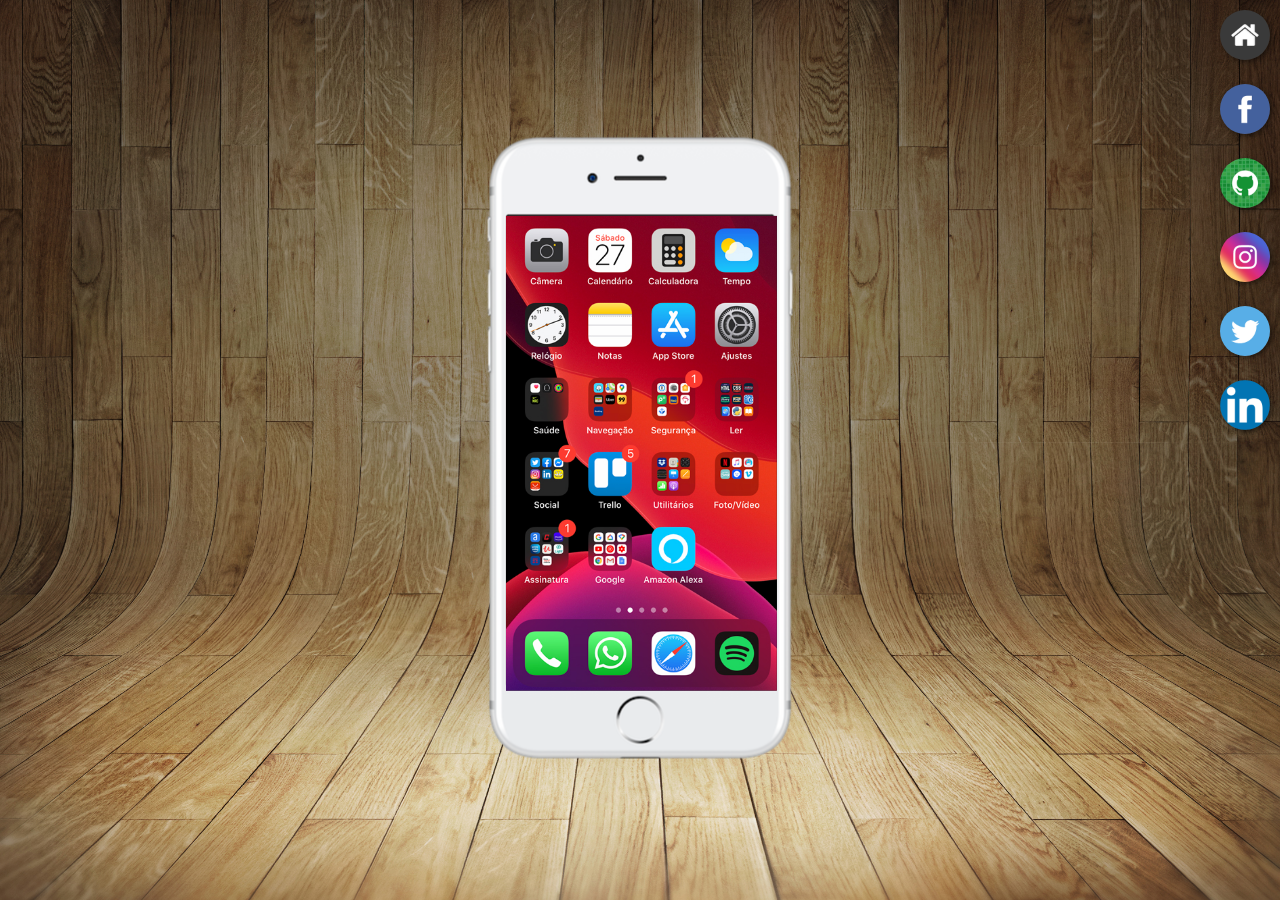
<file: index.html>
<!DOCTYPE html>
<html lang="pt-br">
<head>
    <meta charset="UTF-8">
    <meta name="viewport" content="width=device-width, initial-scale=1.0">
    <title>Redes sociais</title>
    <link rel="stylesheet" href="style.css">
    <link rel="shortcut icon" href="favicon/favicon.ico" type="image/x-icon">
</head>
<body>
    <main>
        <section class="telefone">
            <img src="images/frame-iphone.png" alt="celular">
            <iframe class="content" name="frame" src="homepage.html" frameborder="0"></iframe>
        </section>
        <section class="redes-sociais">
            <a href="homepage.html" target="frame"><img src="images/logo-home.jpg" alt="logo home"></a><br>
            <a href="facebook.html" target="frame"><img src="images/logo-facebook.jpg" alt="logo face"></a><br>
            <a href="github.html" target="frame"><img src="images/logo-github.jpg" alt="logo github"></a><br>
            <a href="insta.html" target="frame"><img src="images/logo-instagram.jpg" alt="logo insta"></a><br>
            <a href="twitter.html" target="frame"><img src="images/logo-twitter.jpg" alt="logo tt"></a><br>
            <a href="linkedin.html" target="frame"><img src="images/LinkedIn_logo_initials.png" alt="logo yt"></a><br>
        </section>
    </main>

    
</body>
</html>
</file>
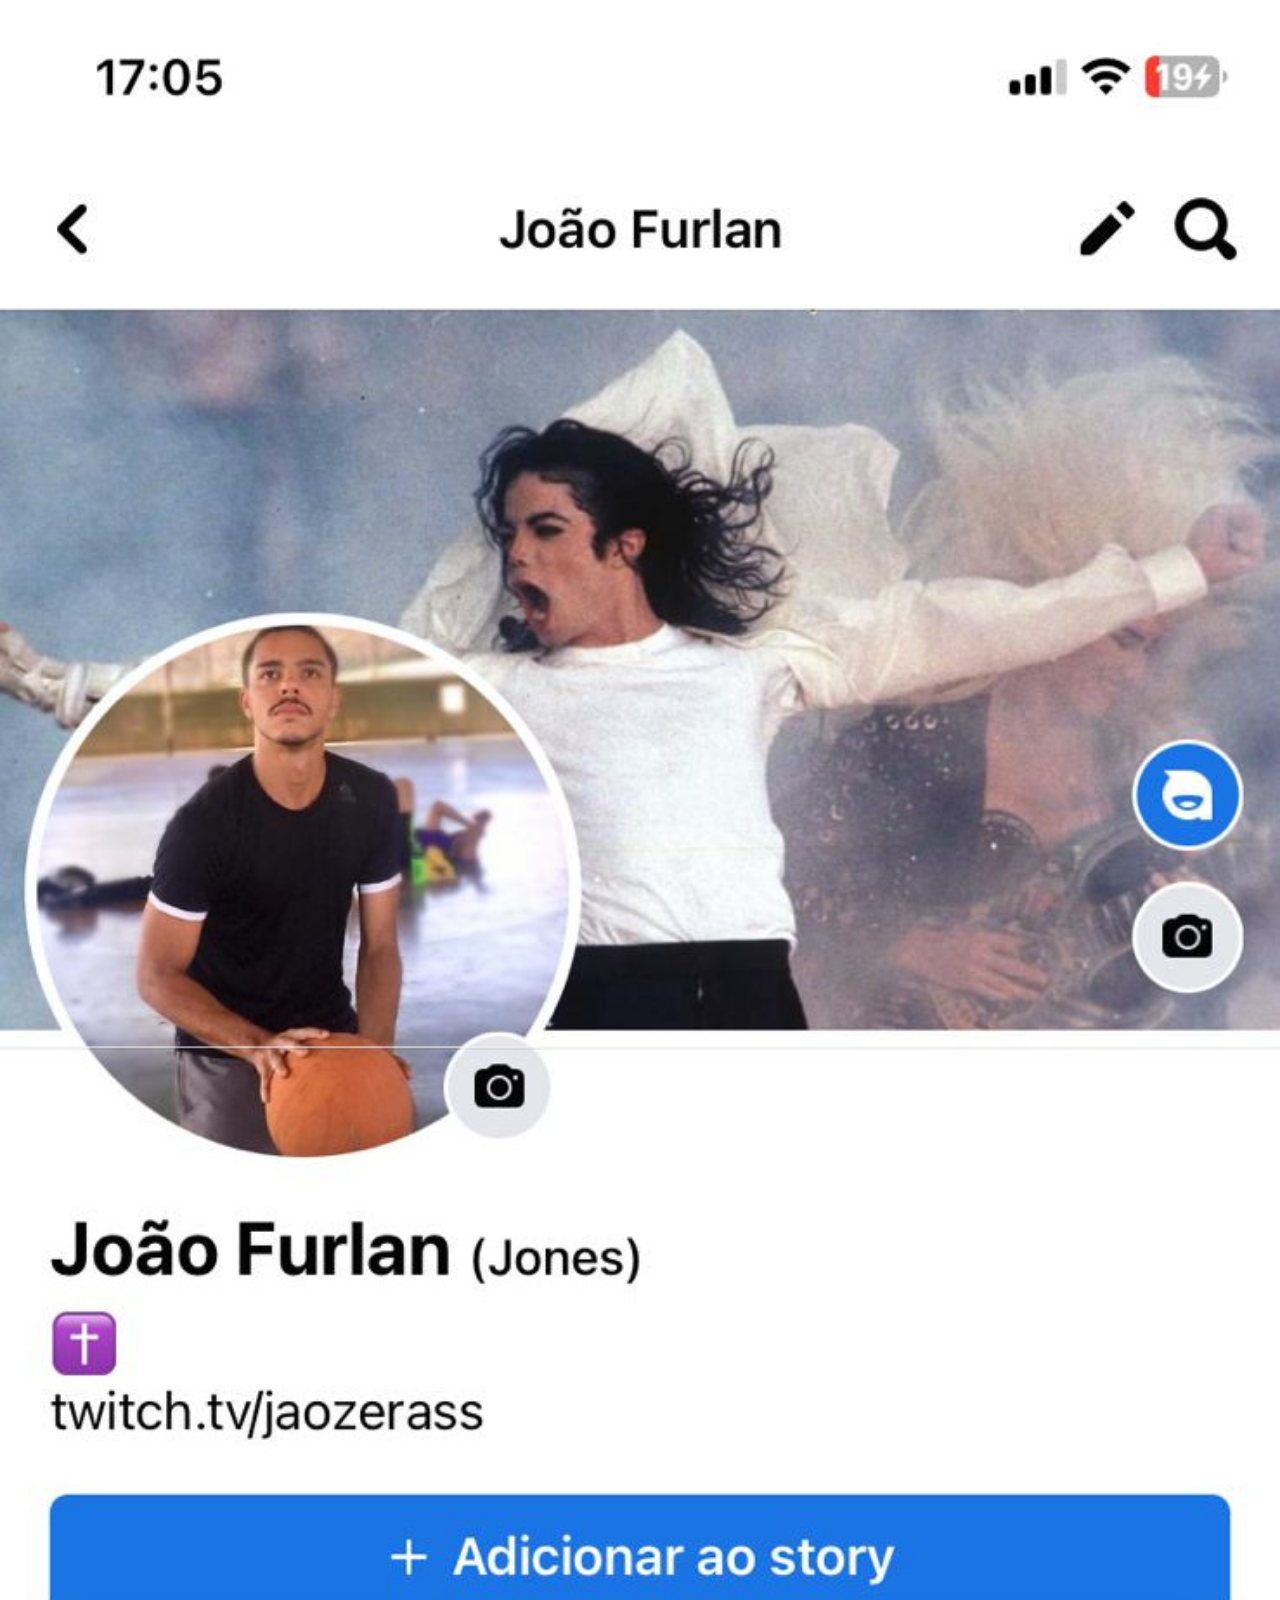
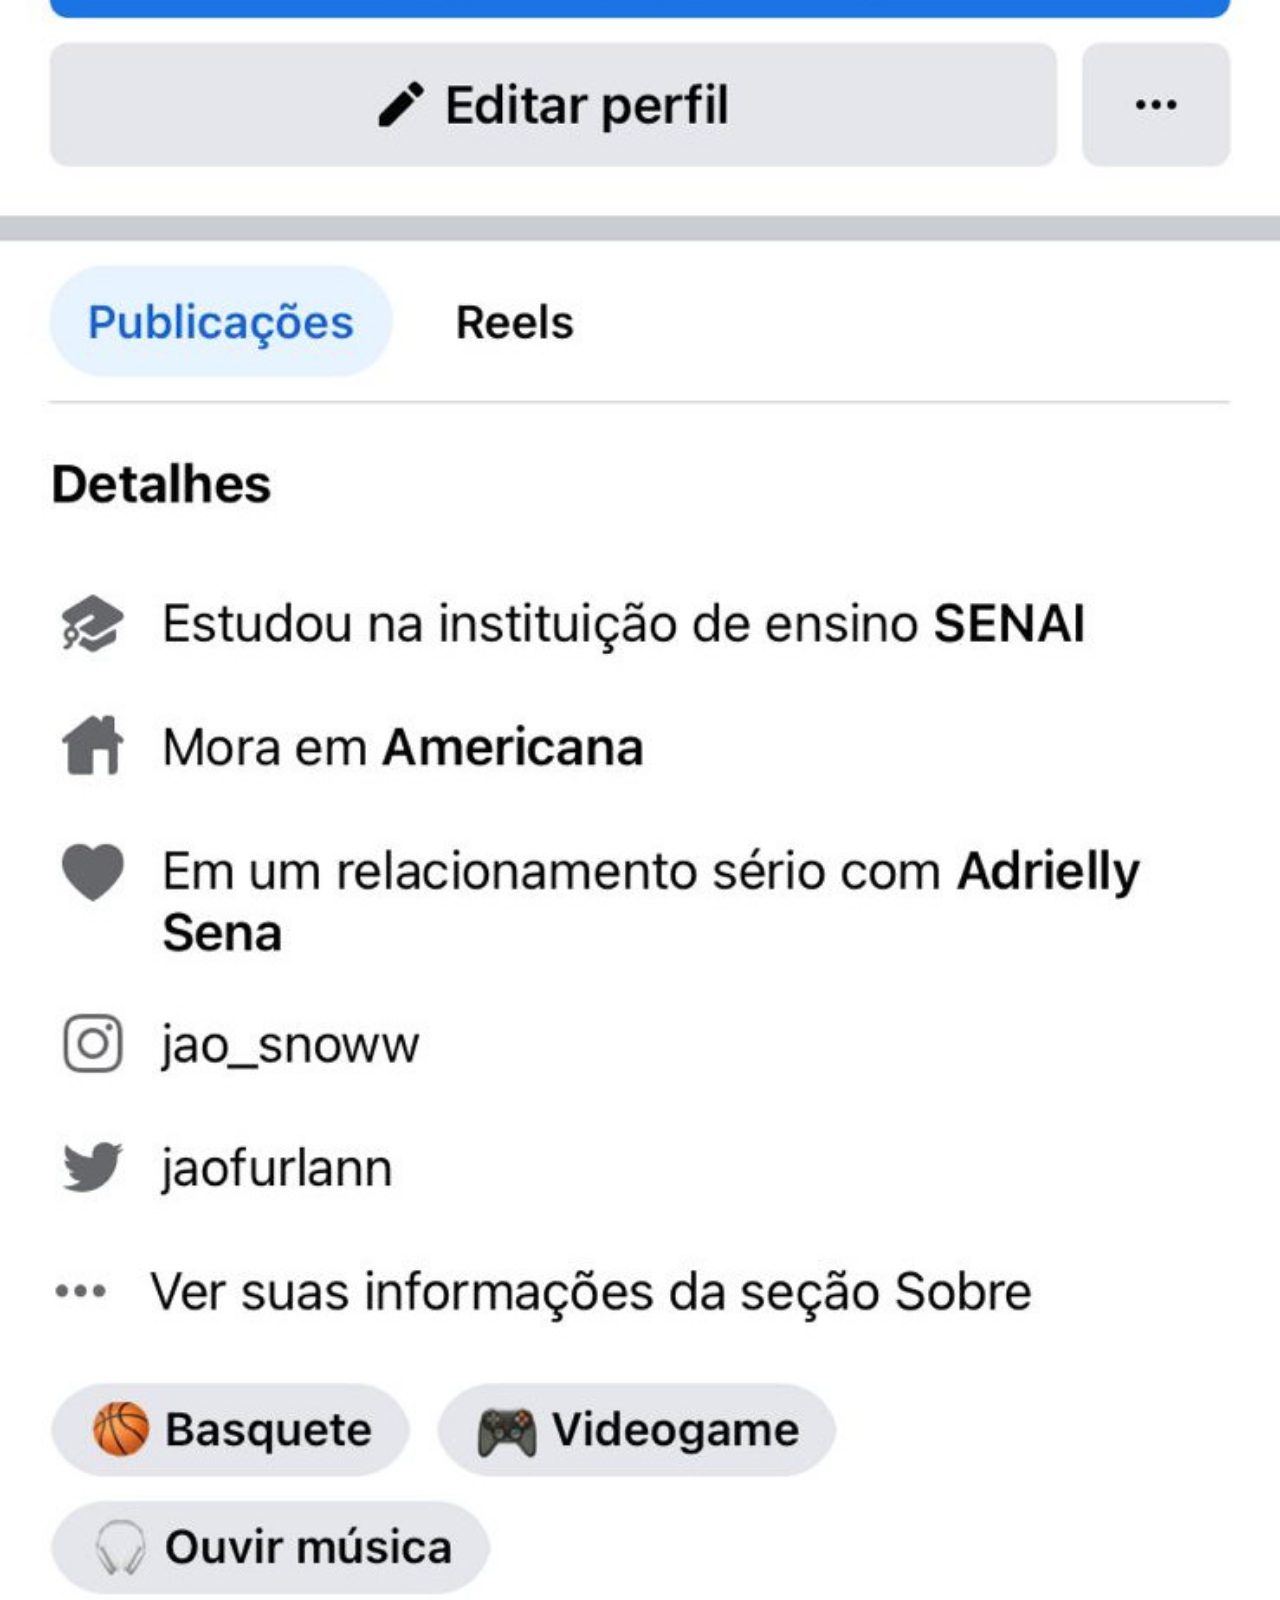
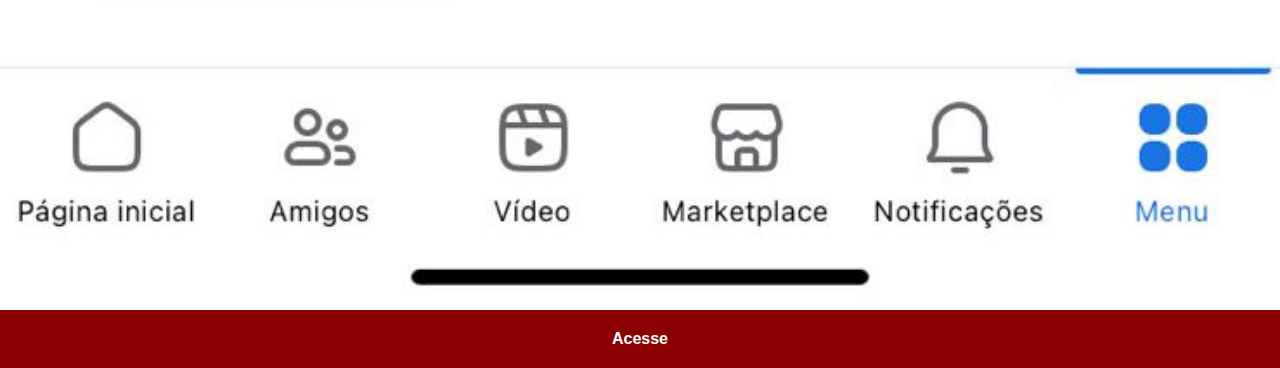
<file: facebook.html>
<!DOCTYPE html>
<html lang="pt-br">
<head>
    <meta charset="UTF-8">
    <meta name="viewport" content="width=device-width, initial-scale=1.0">
    <title>YouTube</title>
    <link rel="stylesheet" href="social.css">
    
</head>
<body>
    <img src="images/fb.jpg" alt="Face">
    <a href="https://www.facebook.com/joaopedrofurlan/" target="_blank">Acesse</a>
    
</body>
</html>
</file>
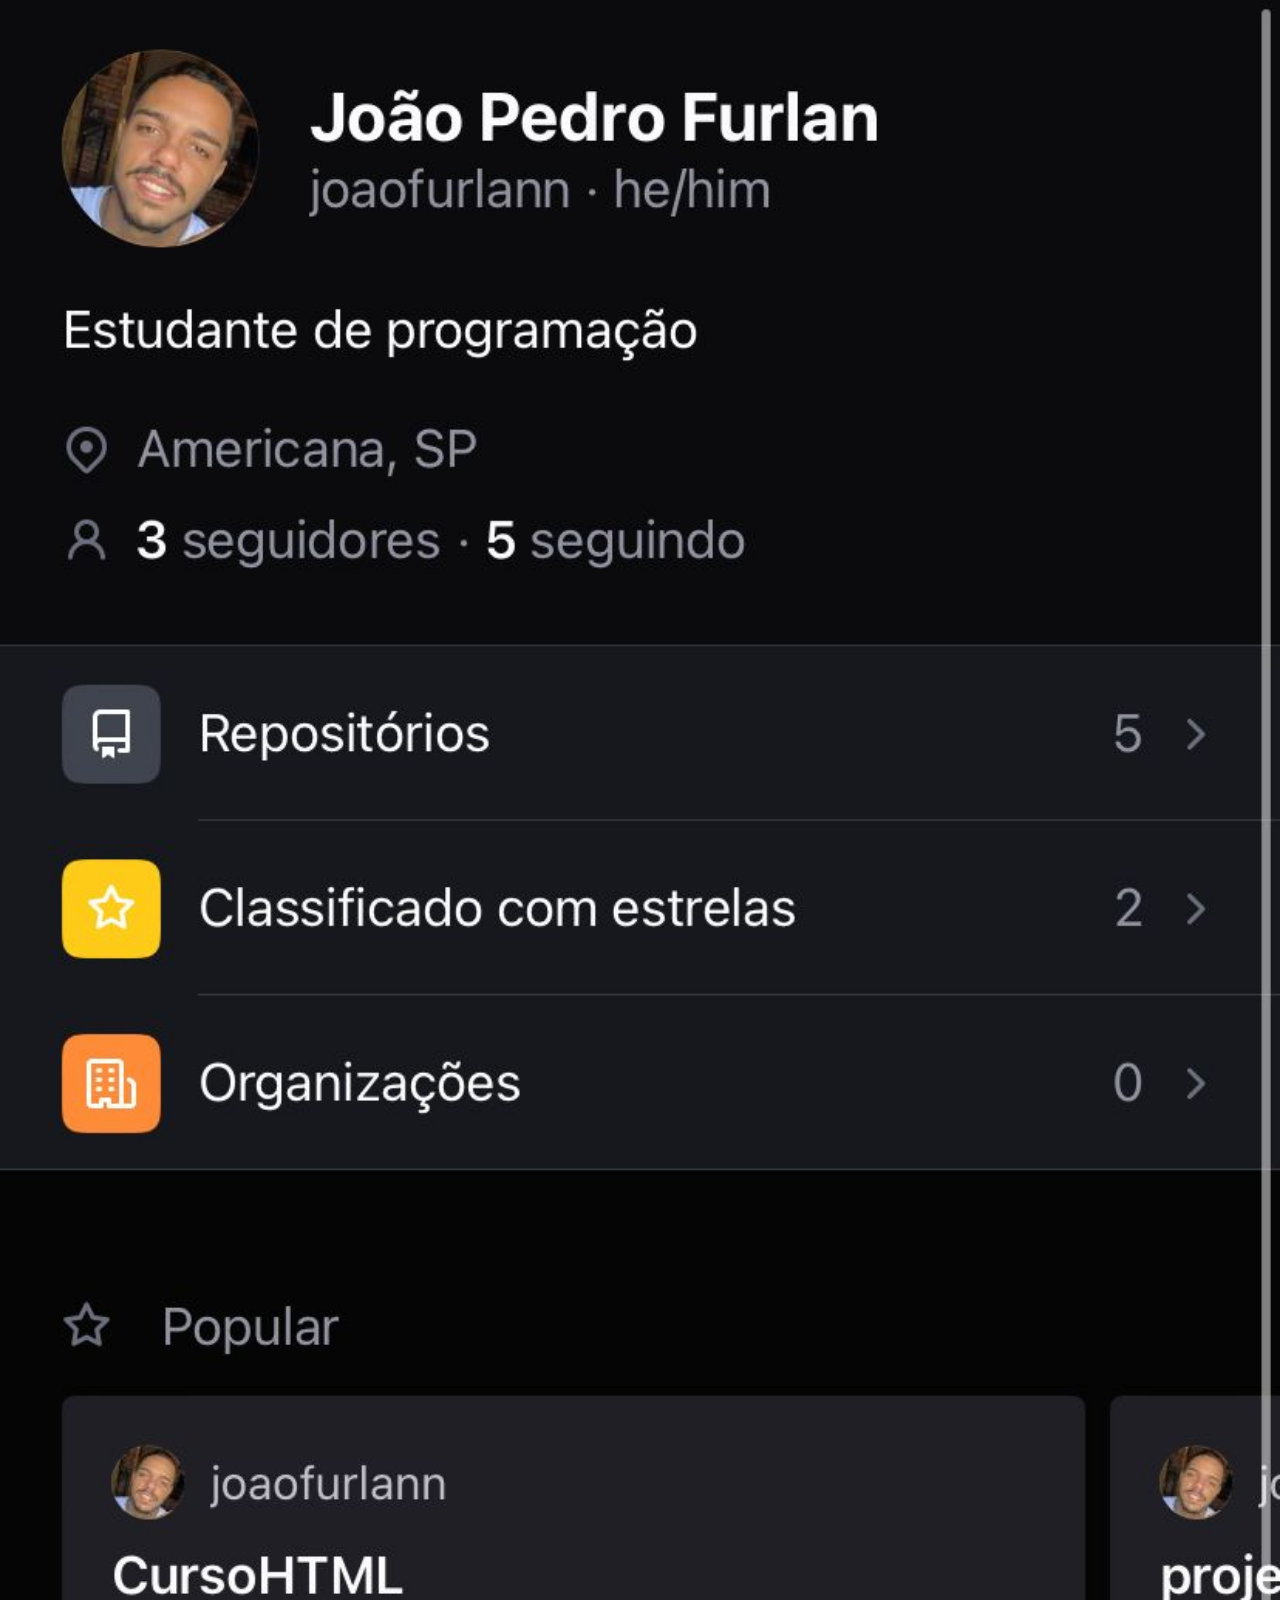
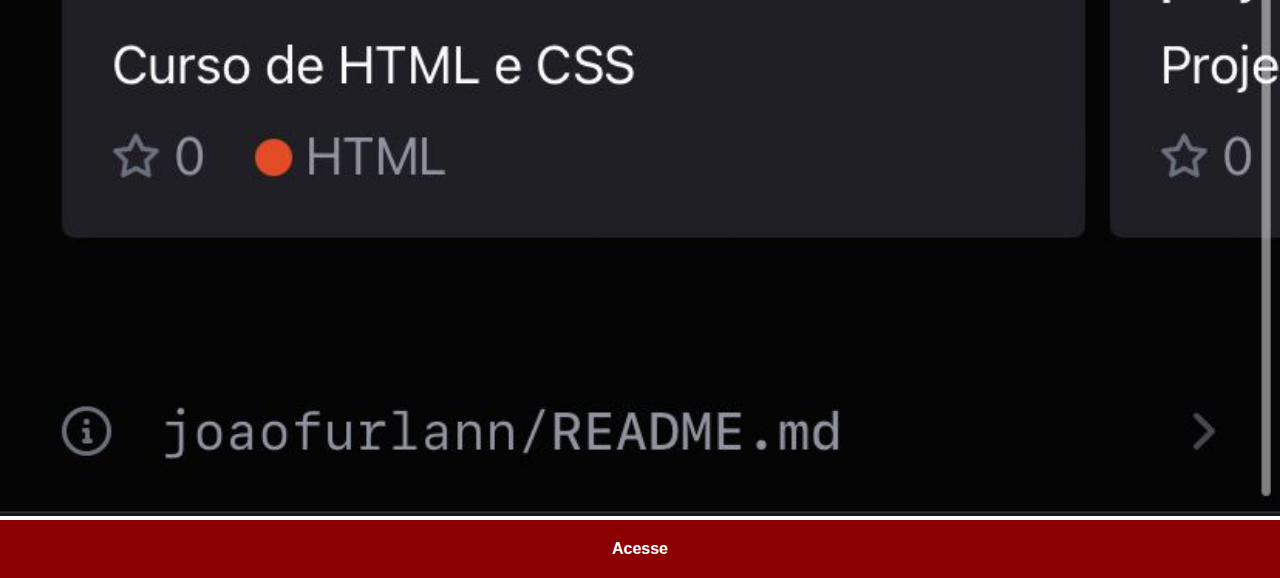
<file: github.html>
<!DOCTYPE html>
<html lang="pt-br">
<head>
    <meta charset="UTF-8">
    <meta name="viewport" content="width=device-width, initial-scale=1.0">
    <title>YouTube</title>
    <link rel="stylesheet" href="social.css">
    
</head>
<body>
    <img src="images/github.jpg" alt="github">
    <a href="https://github.com/joaofurlann" target="_blank">Acesse</a>
    
</body>
</html>
</file>
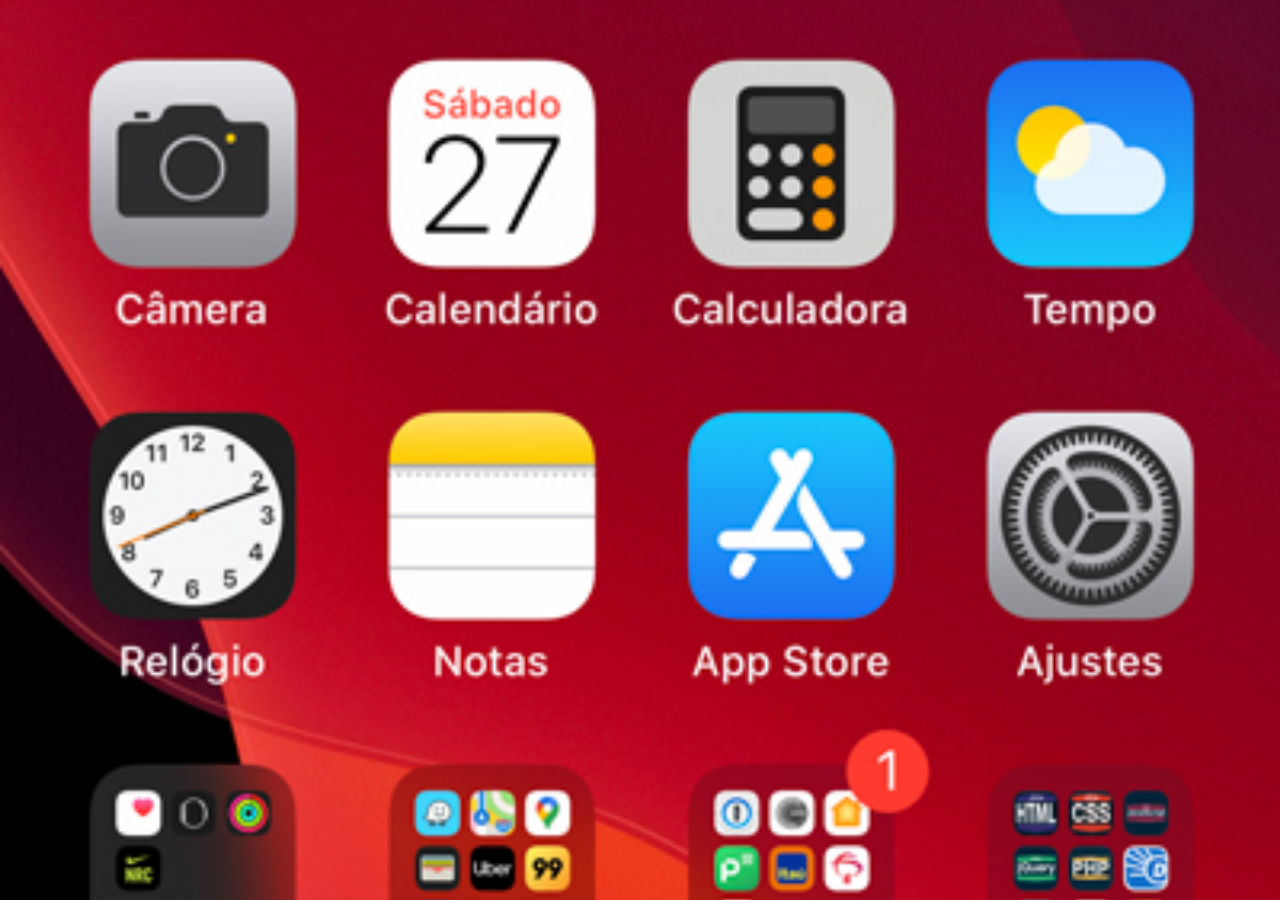
<file: homepage.html>
<!DOCTYPE html>
<html lang="pt-br">
<head>
    <meta charset="UTF-8">
    <meta name="viewport" content="width=device-width, initial-scale=1.0">
    <title>Homepage</title>
    
</head>
<style>
    *{
        margin: 0;
        padding: 0;
    }
    body{
        width: 100vw;
        height: 100vh;
        background: black url(images/tela-home.jpg) no-repeat top center; 
        background-size: cover;
    }
</style>
<body>
    
</body>
</html>
</file>
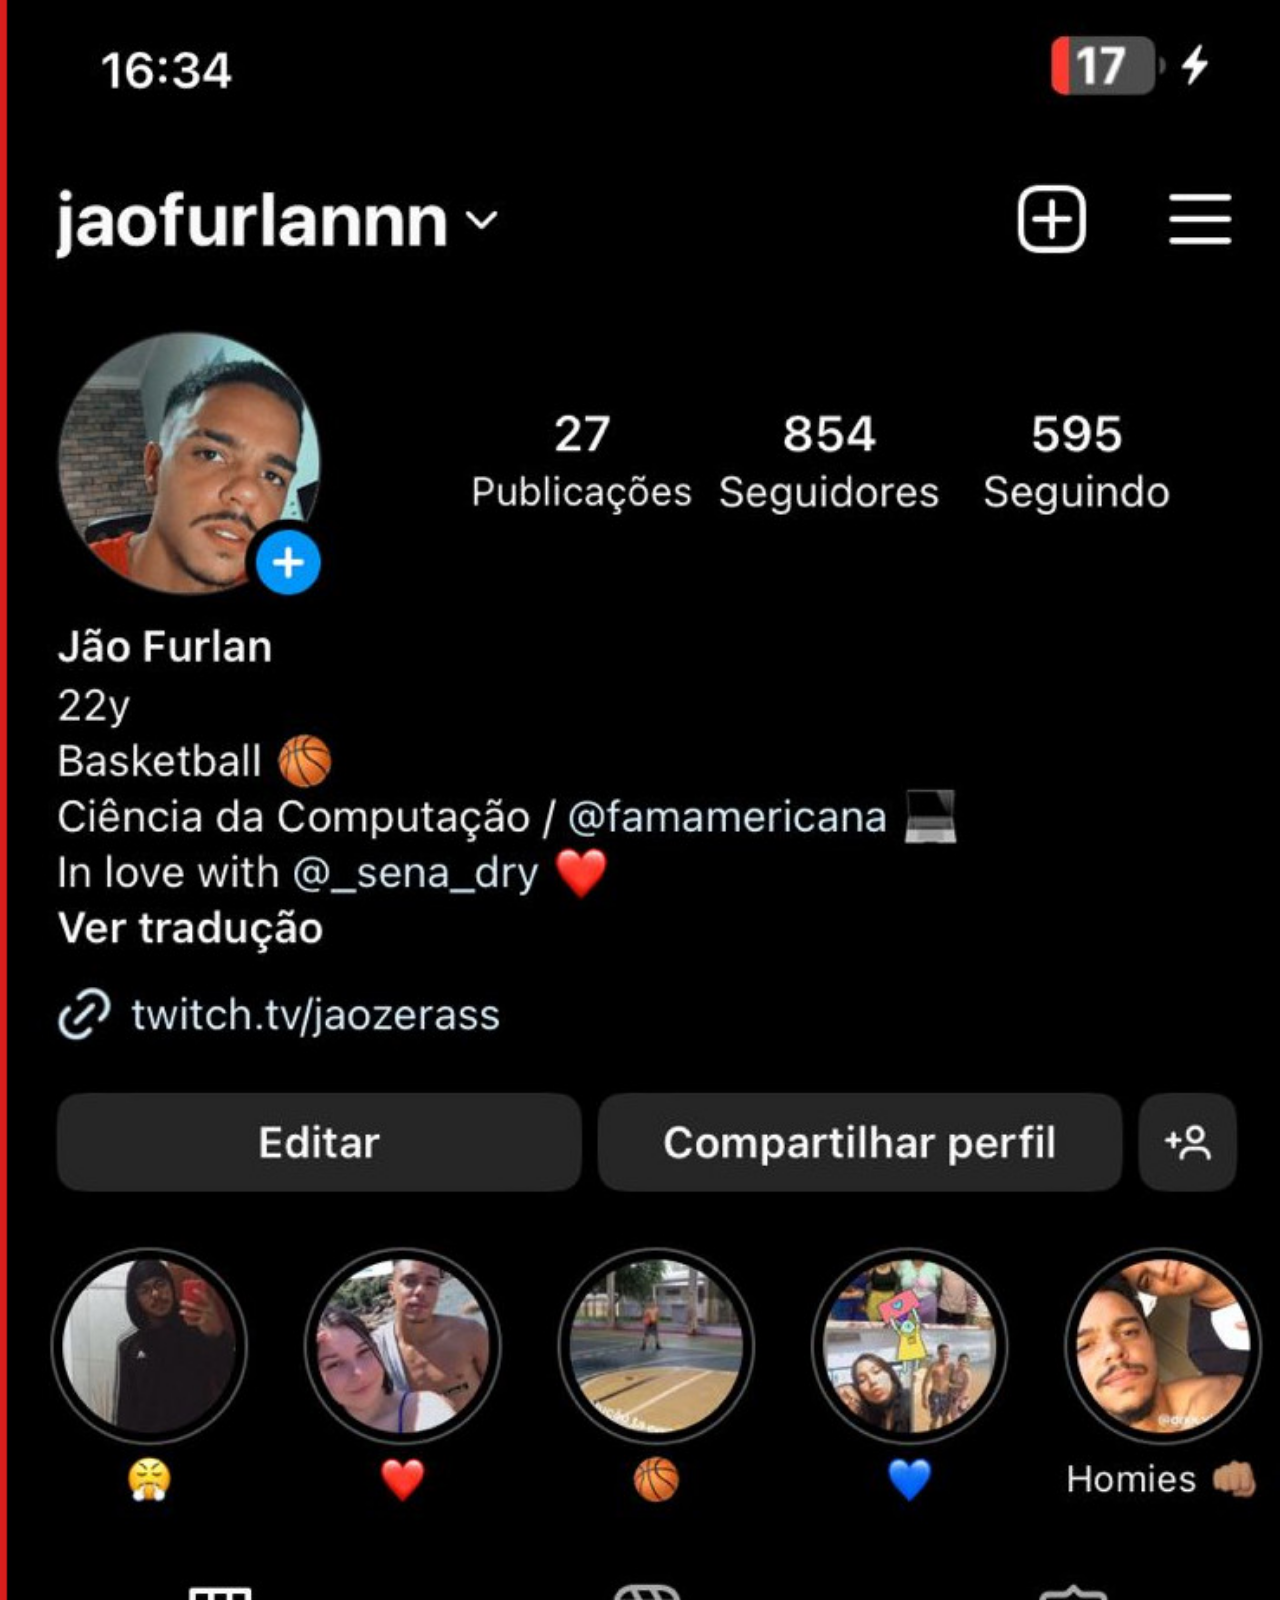
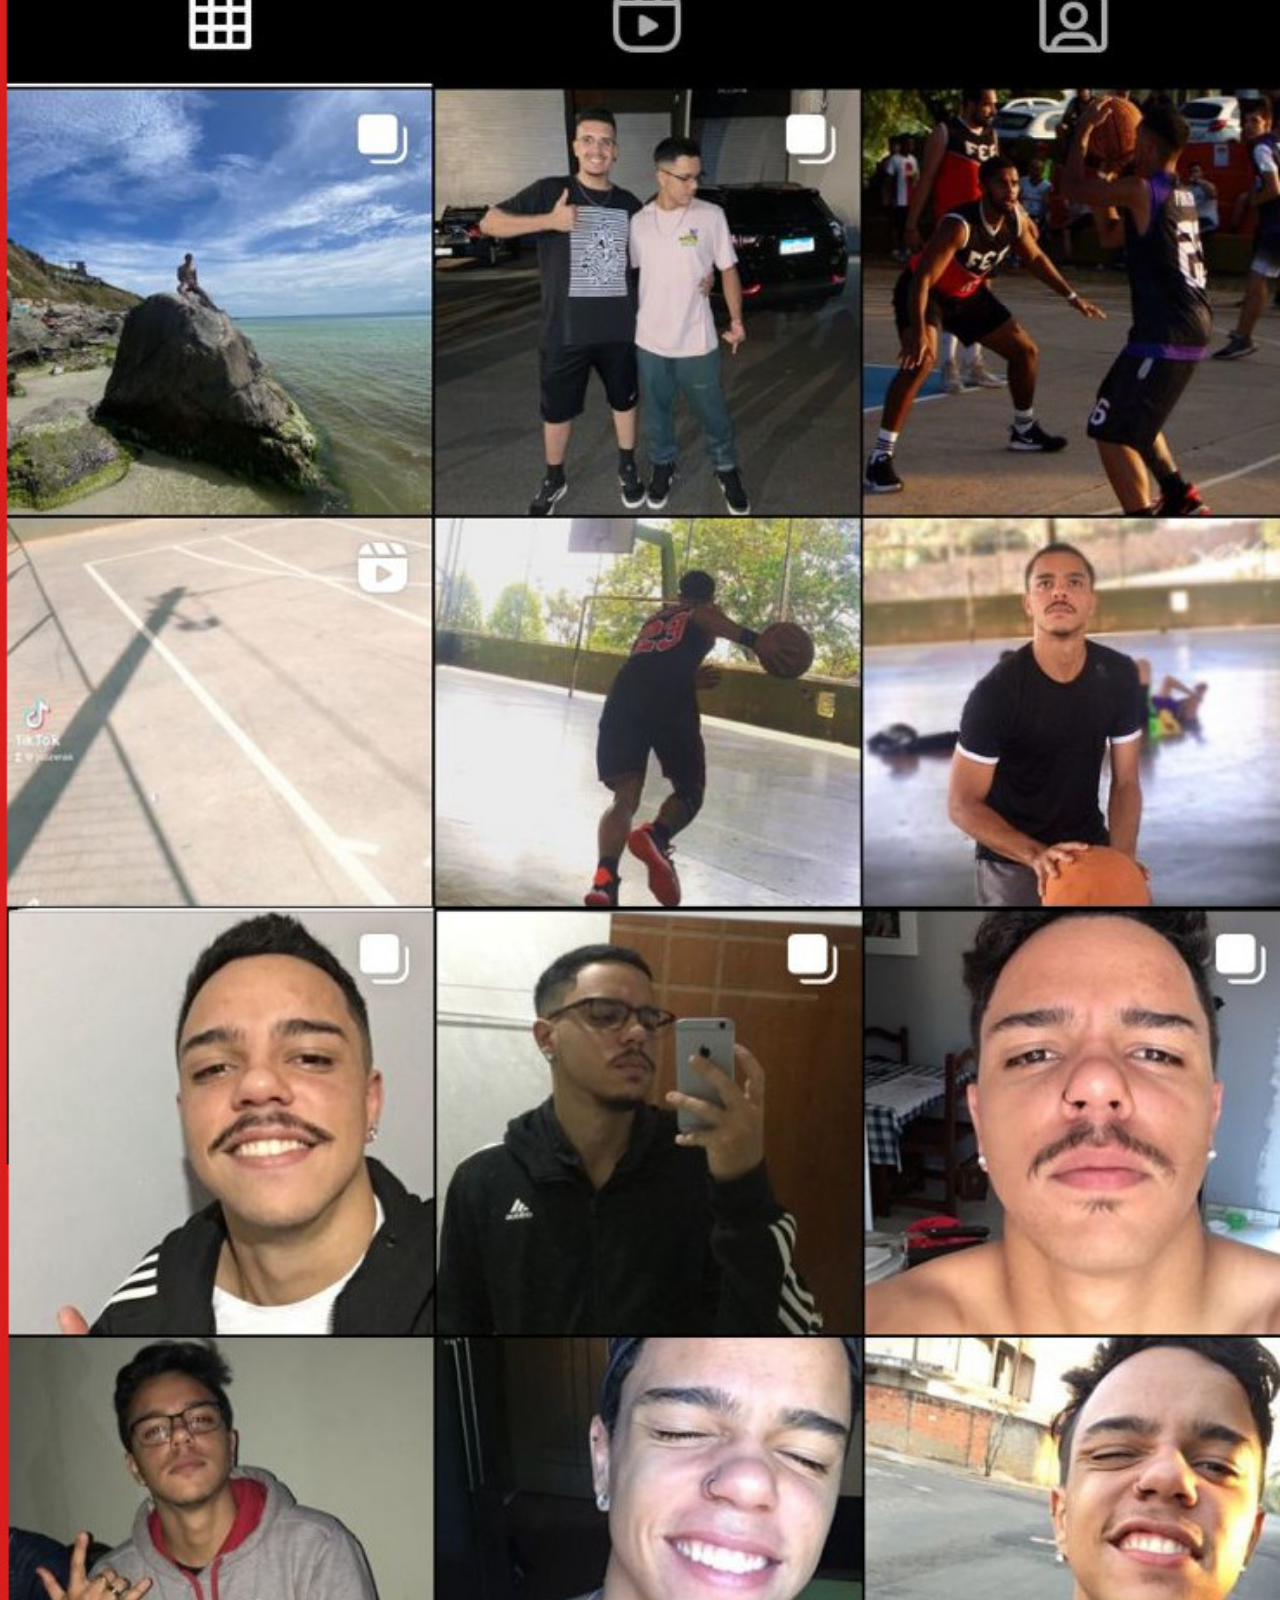
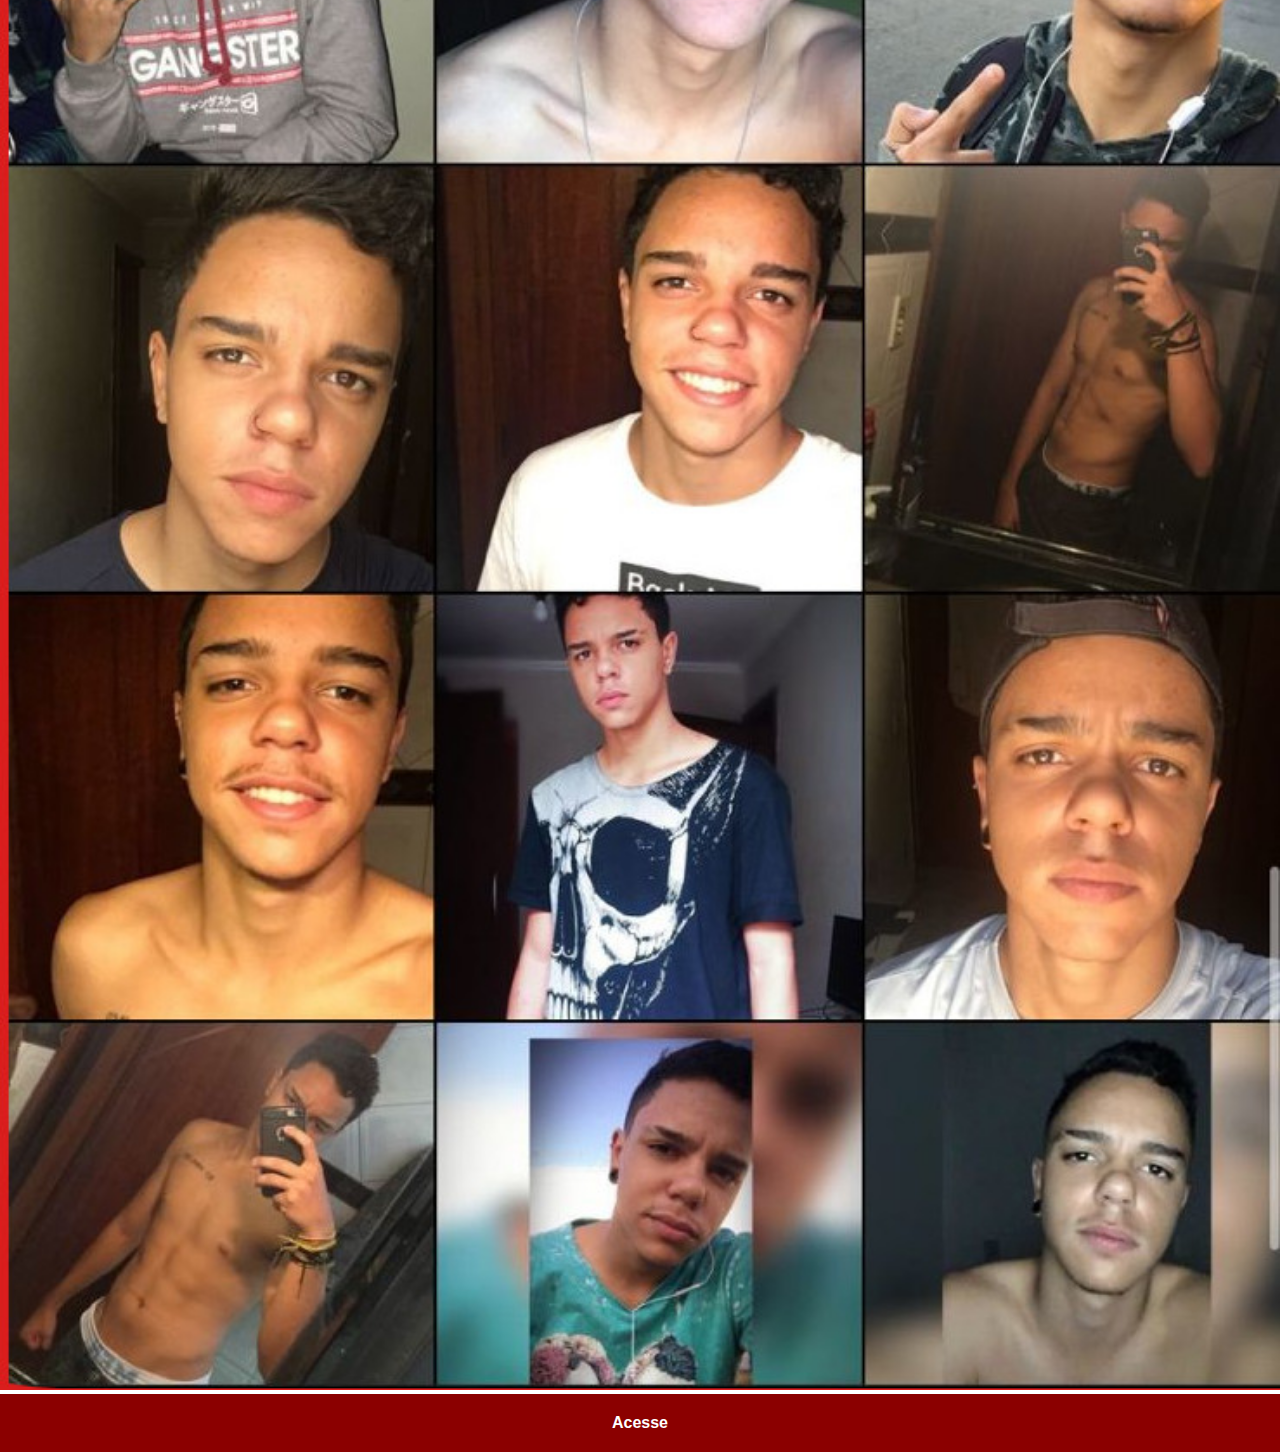
<file: insta.html>
<!DOCTYPE html>
<html lang="pt-br">
<head>
    <meta charset="UTF-8">
    <meta name="viewport" content="width=device-width, initial-scale=1.0">
    <title>YouTube</title>
    <link rel="stylesheet" href="social.css">
    
</head>
<body>
    <img src="images/insta.jpg" alt="Face">
    <a href="https://www.instagram.com/jaofurlannn/" target="_blank">Acesse</a>
    
</body>
</html>
</file>
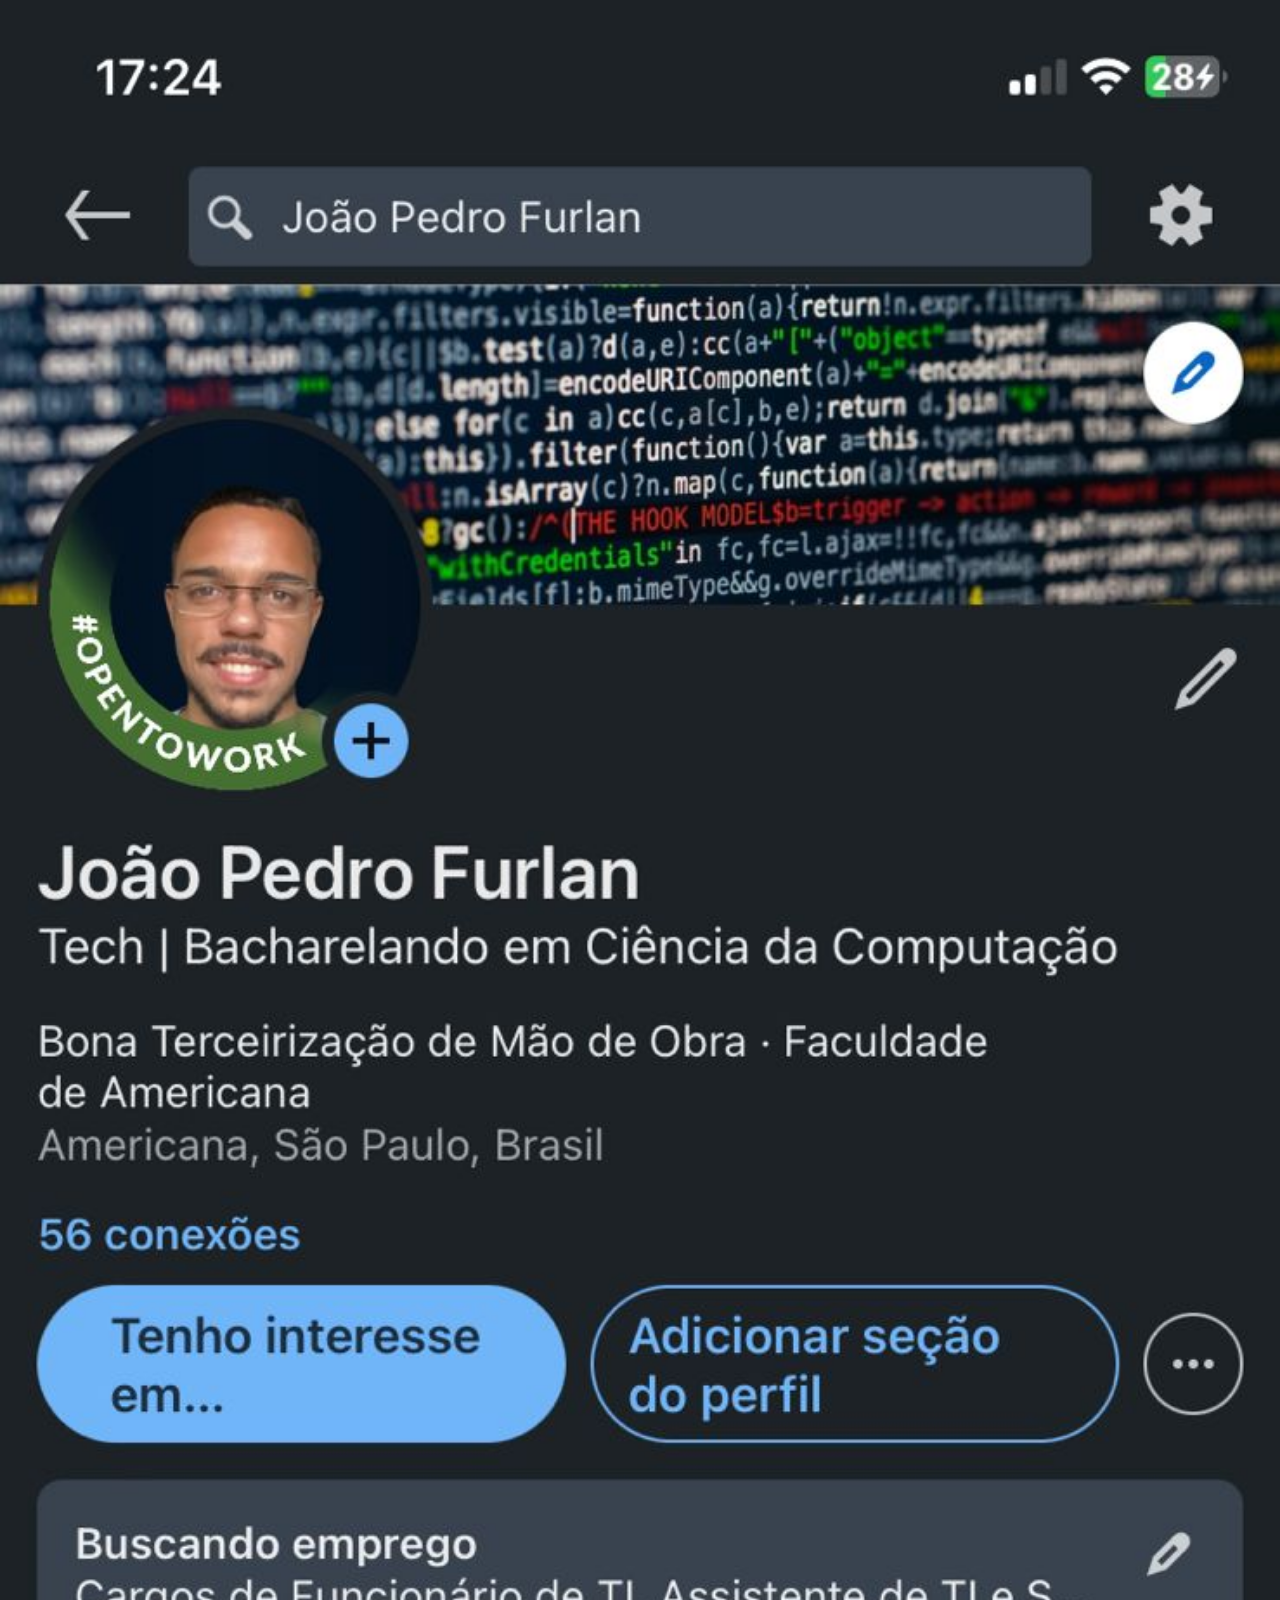
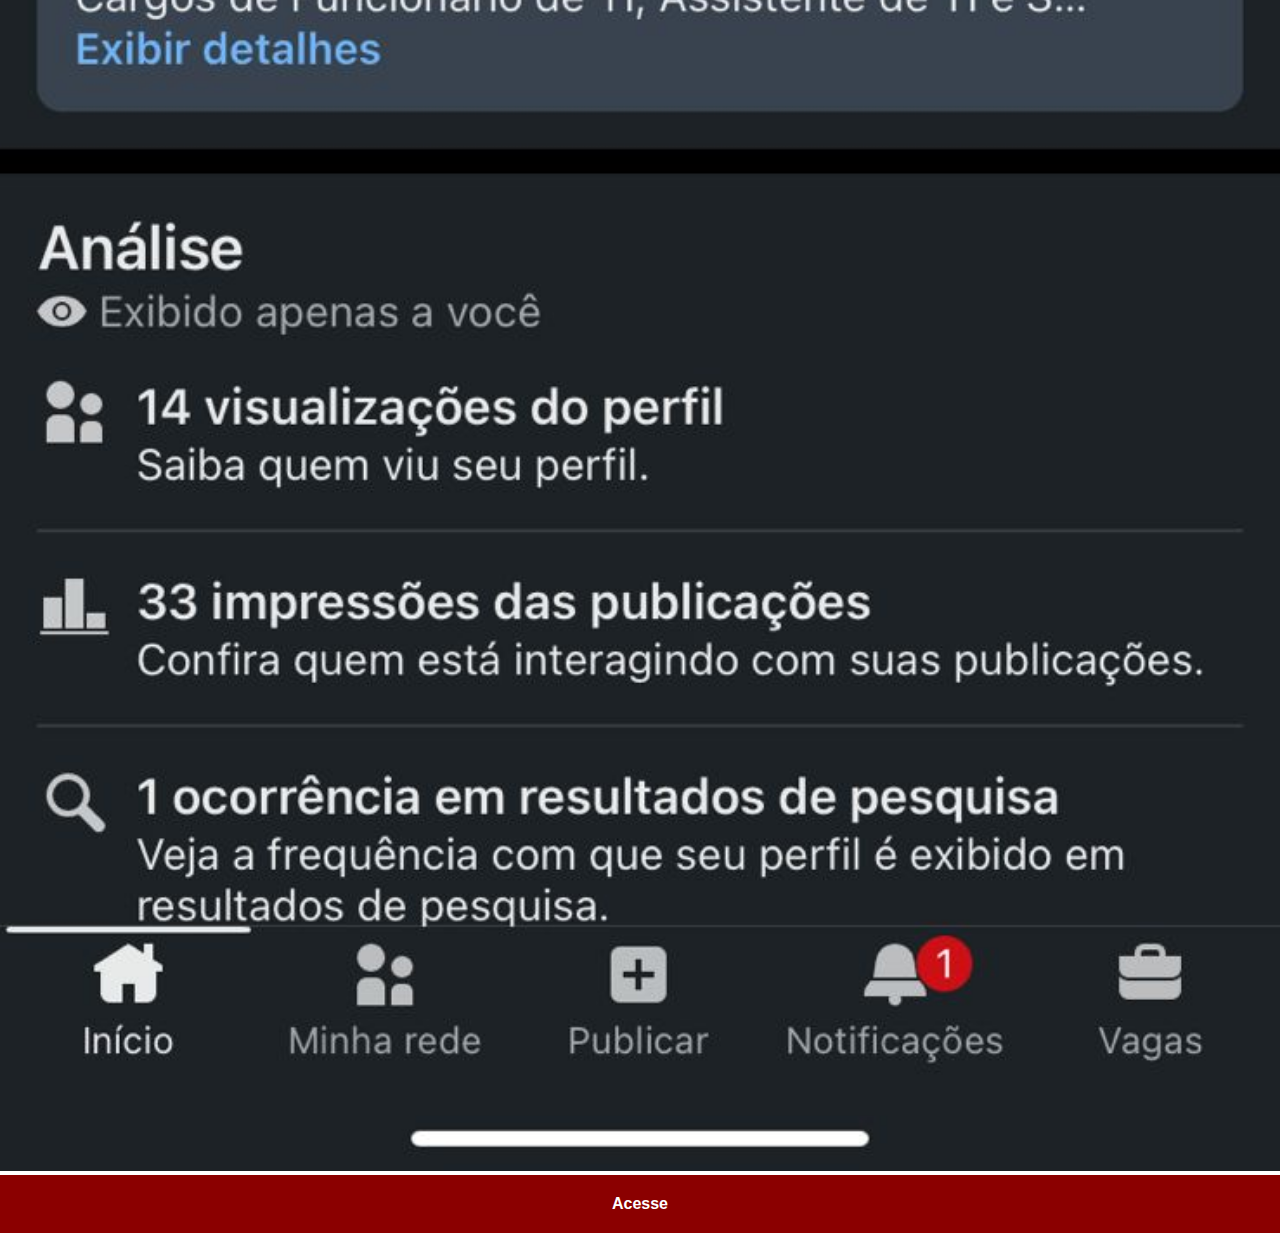
<file: linkedin.html>
<!DOCTYPE html>
<html lang="pt-br">
<head>
    <meta charset="UTF-8">
    <meta name="viewport" content="width=device-width, initial-scale=1.0">
    <title>YouTube</title>
    <link rel="stylesheet" href="social.css">
    
</head>
<body>
    <img src="images/linkedin-tela.jpg" alt="LinkedIn">
    <a href="https://www.linkedin.com/in/joaopedrofurlan/" target="_blank">Acesse</a>
    
</body>
</html>
</file>
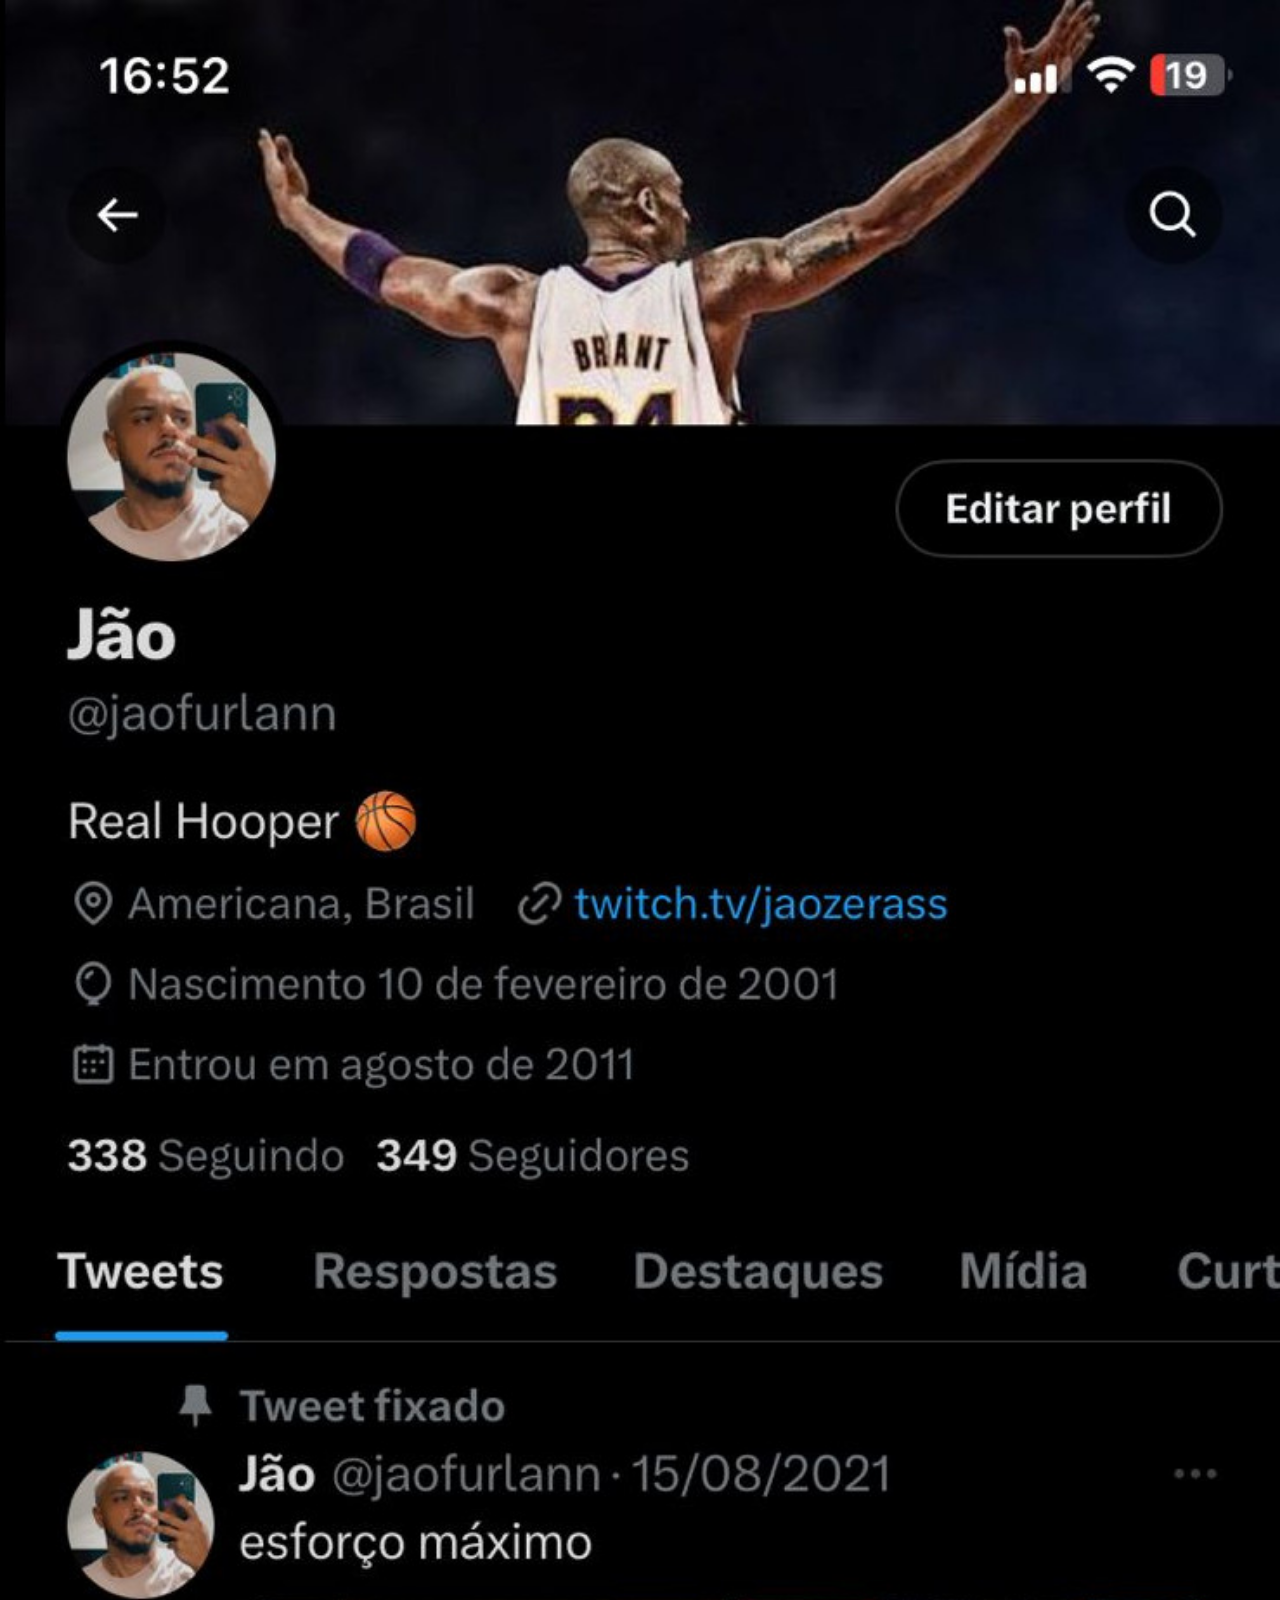
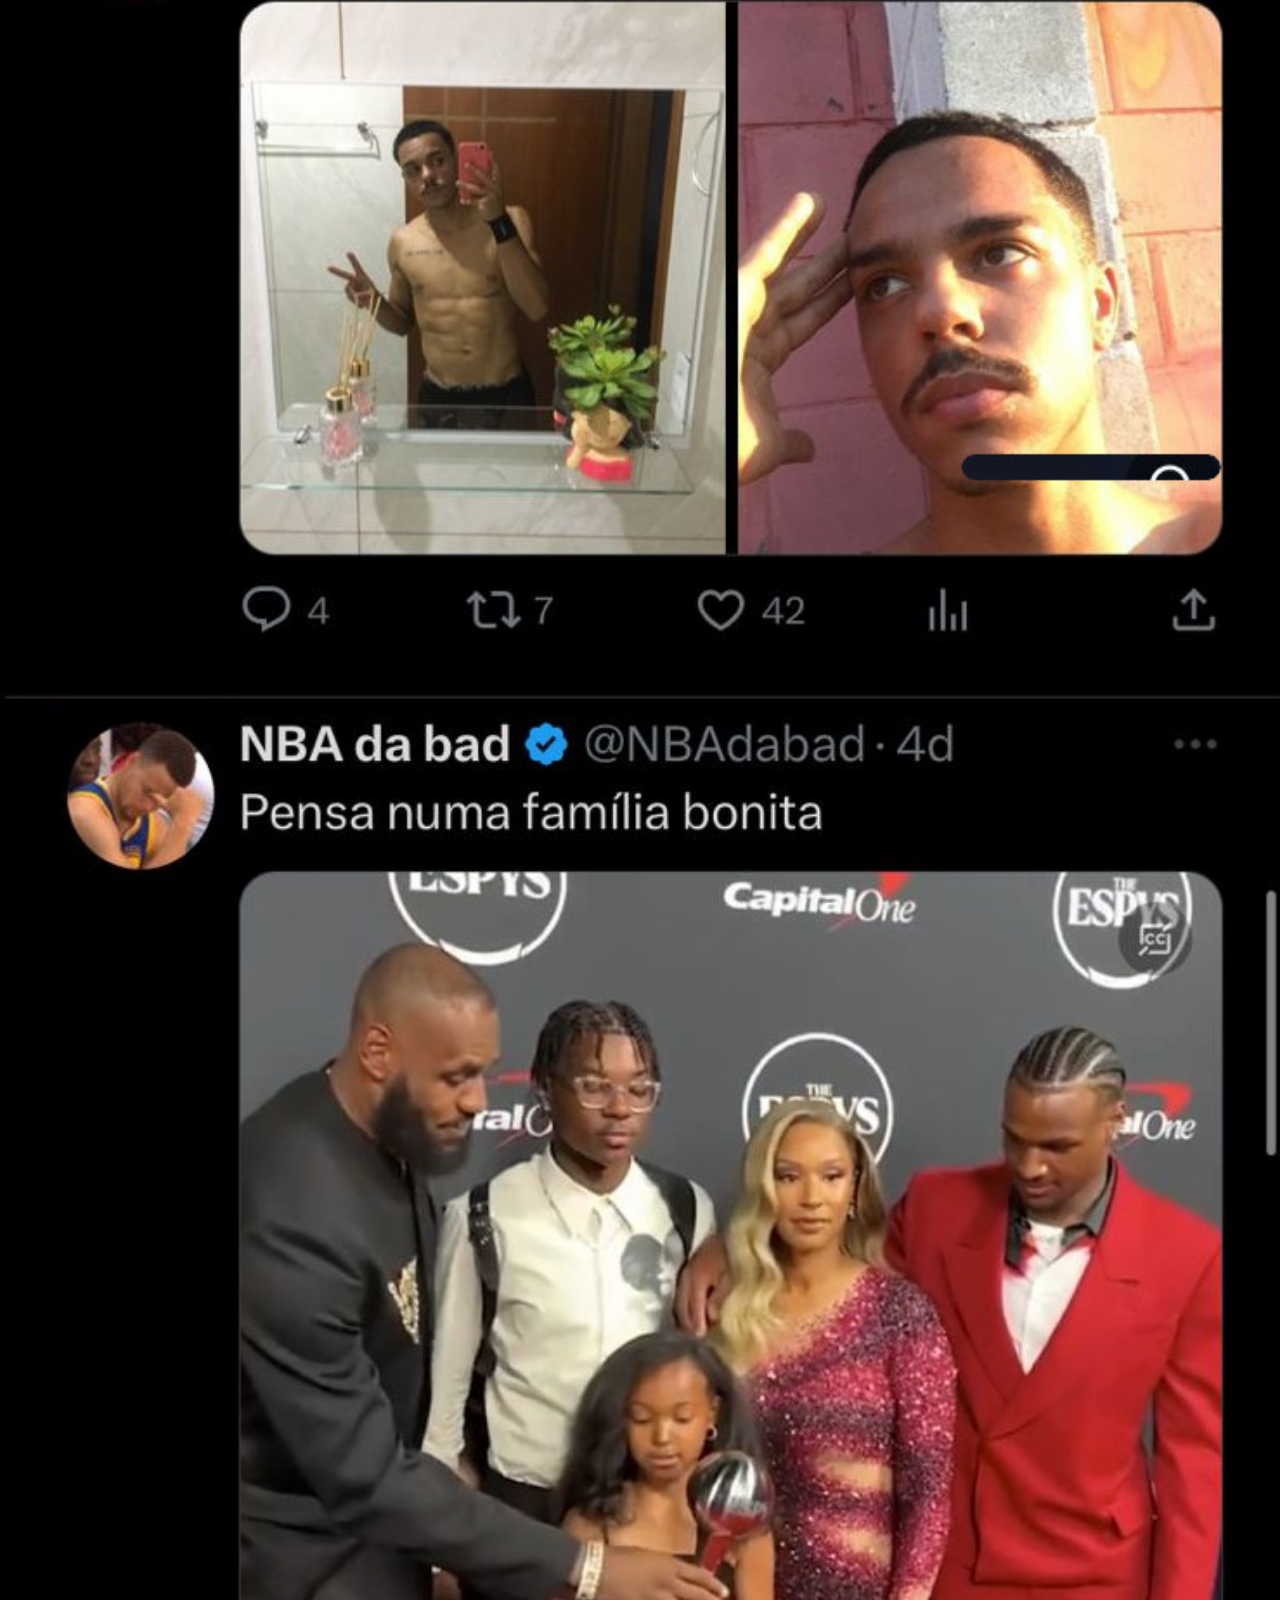
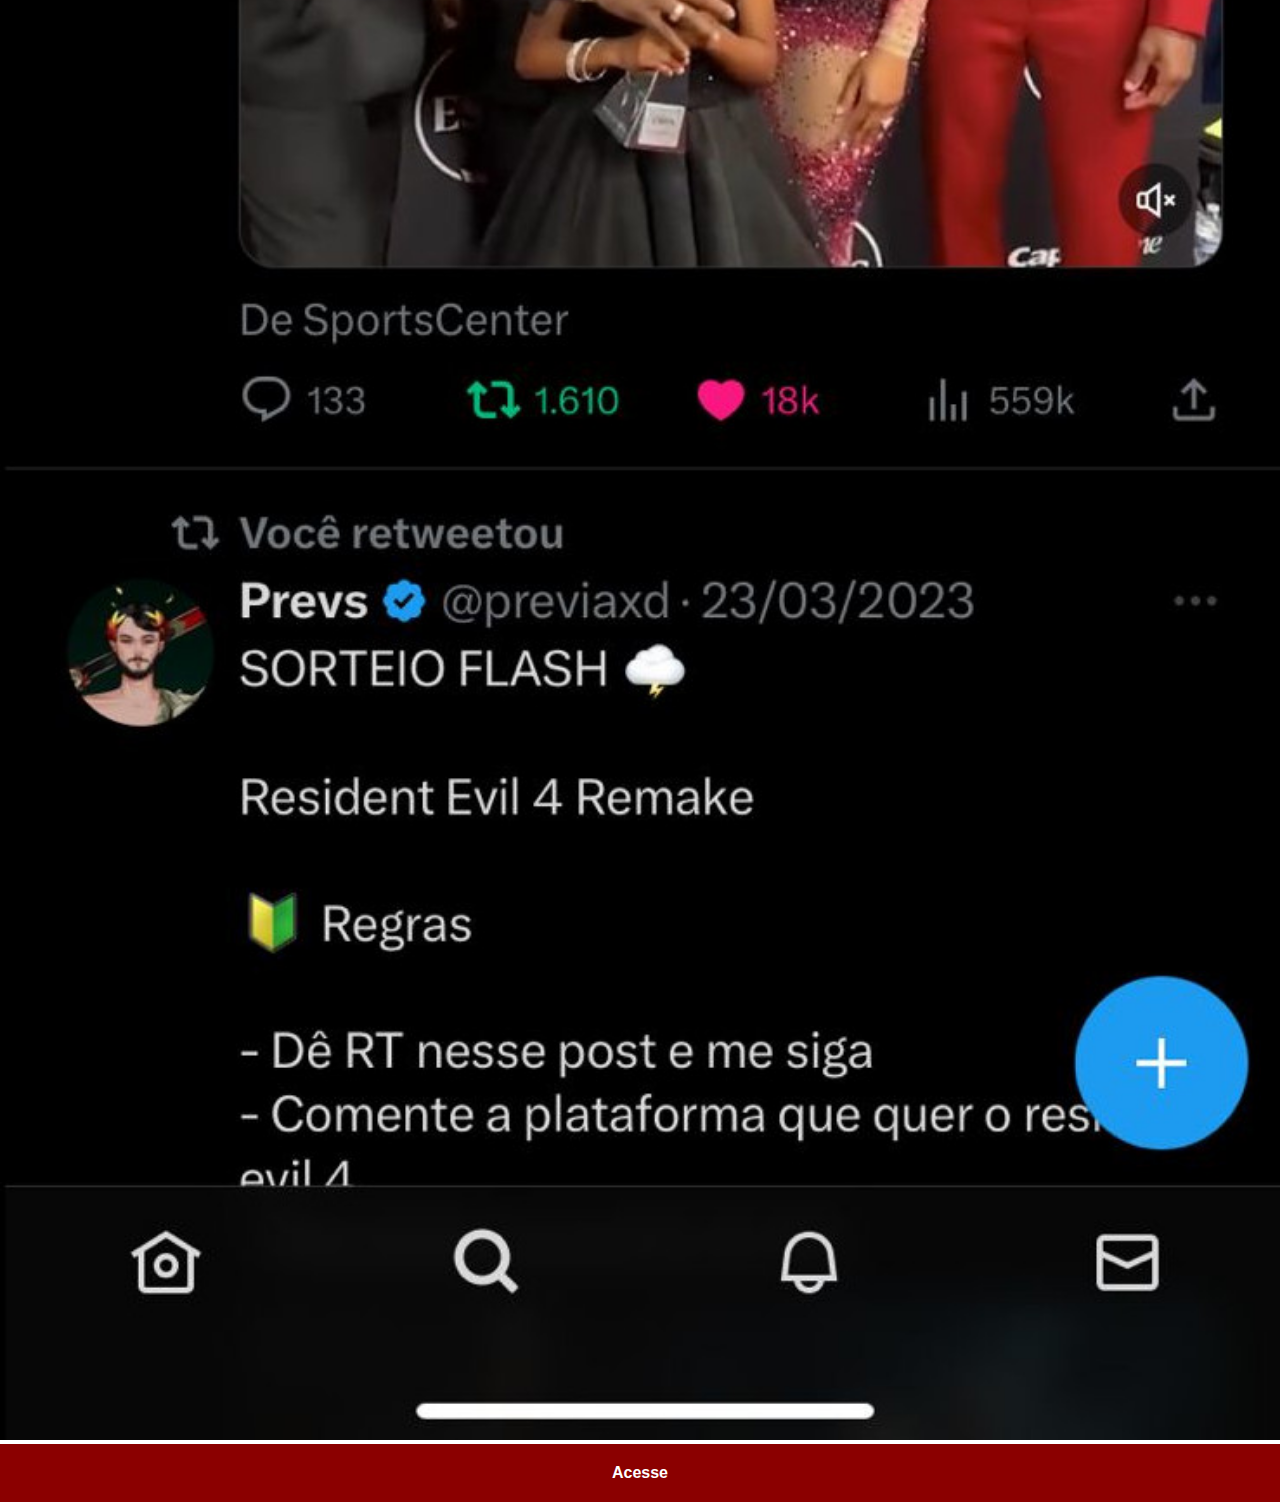
<file: twitter.html>
<!DOCTYPE html>
<html lang="pt-br">
<head>
    <meta charset="UTF-8">
    <meta name="viewport" content="width=device-width, initial-scale=1.0">
    <title>Twitter</title>
    <link rel="stylesheet" href="social.css">
    
</head>
<body>
    <img src="images/tt.jpg" alt="Twitter">
    <a href="https://twitter.com/jaofurlann" target="_blank">Acesse</a>
    
</body>
</html>
</file>
<file: style.css>
@charset "UTF-8";
*{
    margin: 0px;
    padding: 0px;;
}
body {

    background-image: url(images/fundo-madeira.jpg);
    background-size: cover;
    background-repeat: no-repeat;
    width: 100vw;
    height: 100vh;
    background-attachment: fixed;
}
main{
    position: relative;
    height: 100vh;

}
.telefone {
    position: absolute;
    top: 50%;
    left:50%;
    transform: translate(-50%, -50%);
}
.content{
    position: absolute;
    top: 131%;
    left: 45.5%;
    transform: translate(-44.5%, -157%);
    width: 271px;
    height: 475px;
}
.redes-sociais img{
    width: 50px;
    height: 50px;
    margin: 10px;
    border-radius: 25px;
    box-shadow: 2px 2px 5px rgba(0, 0, 0, 0.486);
    box-sizing: border-box;
    
}
.redes-sociais{
    text-align: right;
}
.redes-sociais img:hover {
    border: 2px solid #fff;
    transform: translate(-2px, -2px);
    box-shadow: 5px 5px 10px rgba(0, 0, 0, 0.459);
    transition: transform 80ms, border 80ms;
}
</file>
<file: social.css>
@charset "UTF=8";

        *{
            margin: 0;
            padding: 0;
            font-family: Arial, Helvetica, sans-serif;
        }
        ::-webkit-scrollbar{
            width: 0;
            height: 0;
        }
        img{ 
            width: 100vw;

        }
        a{
            display: block;
            background-color: darkred;
            padding: 20px;
            text-align: center;
            font-weight: bolder;
            text-decoration: none;
            color: #fff;
            
        }
        a:hover{
            background-color: red;
            transition: .1s;
        }
        .linkedin{
            background-color: #fff;
        }
</file>
